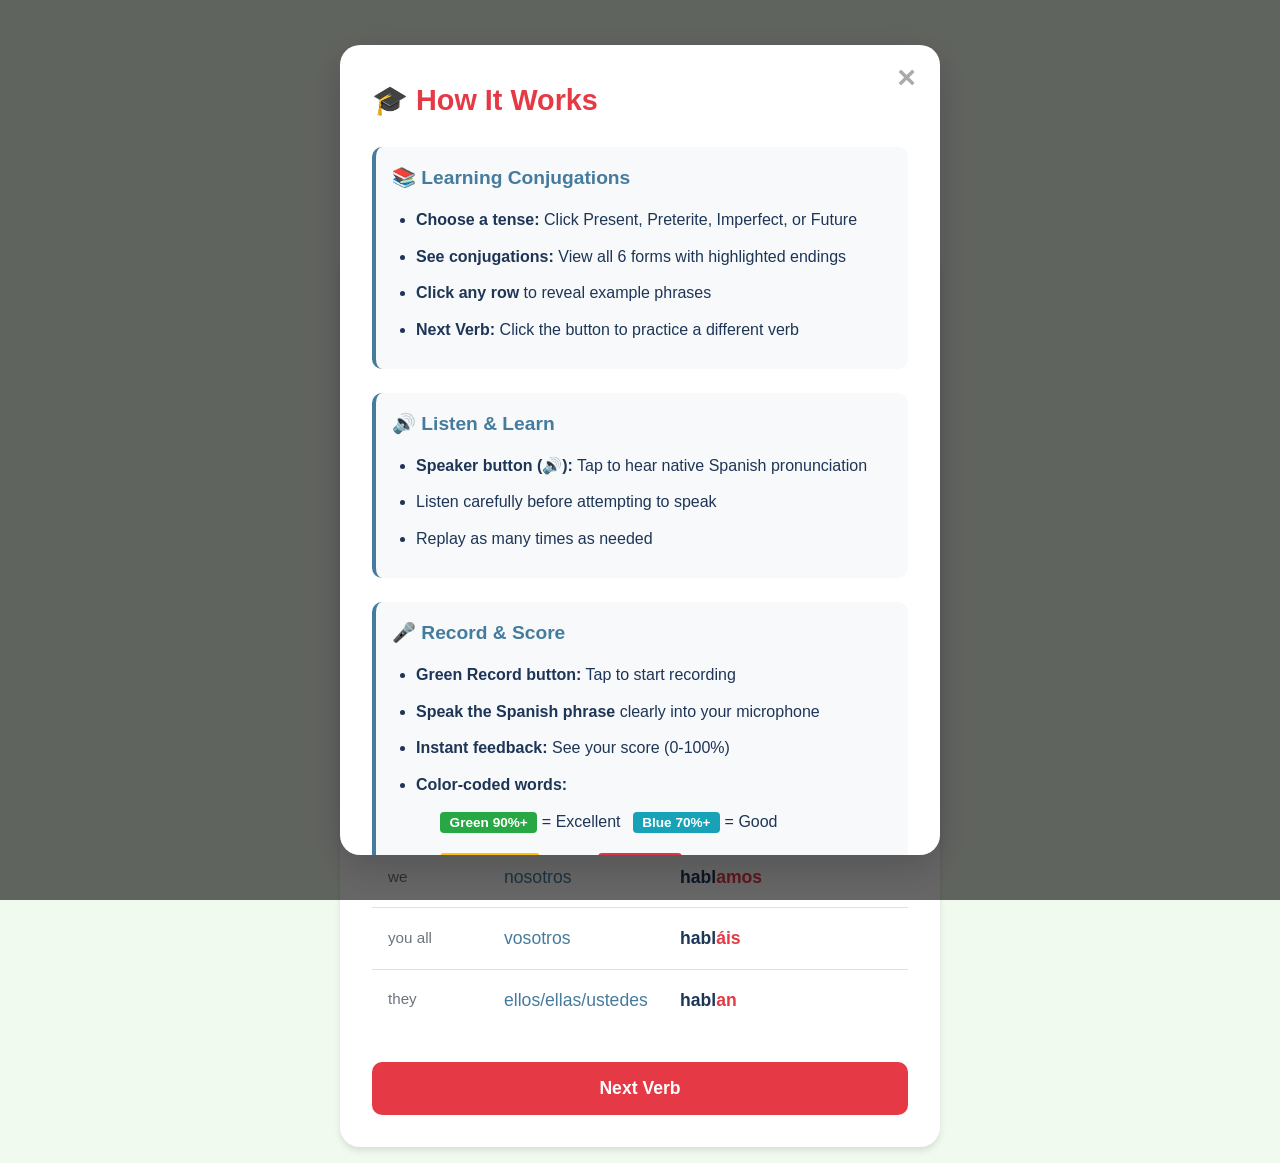
<file: index.html>
<!DOCTYPE html>
<html lang="en">
<head>
    <meta charset="UTF-8">
    <meta name="viewport" content="width=device-width, initial-scale=1.0, maximum-scale=5.0, user-scalable=yes">
    <meta name="description" content="Practice Spanish verb conjugations with speech recognition. Record your pronunciation and get instant feedback.">
    <meta name="mobile-web-app-capable" content="yes">
    <meta name="apple-mobile-web-app-capable" content="yes">
    <meta name="apple-mobile-web-app-status-bar-style" content="default">
    <title>Spanish Verbs - Mobile Practice</title>
    <link rel="stylesheet" href="styles.css?v=20260408g">
</head>
<body>
    <div class="container">
        <header>
            <h1>🇪🇸 Spanish Verbs</h1>
            <p class="subtitle">Master your conjugations</p>
            <button id="howItWorksBtn" class="info-btn" title="How it Works">ℹ️ How it Works</button>
        </header>

        <main>
            <div class="verb-card">
                <h2 id="verb-display">hablar</h2>
                <p class="verb-translation" id="translation">to speak</p>
                <div id="verb-score-display" class="verb-score-container"></div>
                
                <div class="tense-selector">
                    <button class="tense-btn active" data-tense="present">
                        <span class="tense-name">Present</span>
                        <span class="tense-desc">now / habitual</span>
                    </button>
                    <button class="tense-btn" data-tense="preterite">
                        <span class="tense-name">Preterite</span>
                        <span class="tense-desc">completed past</span>
                    </button>
                    <button class="tense-btn" data-tense="imperfect">
                        <span class="tense-name">Imperfect</span>
                        <span class="tense-desc">used to / ongoing</span>
                    </button>
                    <button class="tense-btn" data-tense="future">
                        <span class="tense-name">Future</span>
                        <span class="tense-desc">will / going to</span>
                    </button>
                </div>

                <div class="conjugations" id="conjugations">
                    <!-- Content will be dynamically generated by JavaScript -->
                </div>

                <button class="btn-primary" id="nextVerb">Next Verb</button>
            </div>
        </main>
    </div>

    <!-- How It Works Modal -->
    <div id="howItWorksModal" class="modal">
        <div class="modal-content">
            <span class="close-modal">&times;</span>
            <h2>🎓 How It Works</h2>
            
            <div class="instruction-section">
                <h3>📚 Learning Conjugations</h3>
                <ul>
                    <li><strong>Choose a tense:</strong> Click Present, Preterite, Imperfect, or Future</li>
                    <li><strong>See conjugations:</strong> View all 6 forms with highlighted endings</li>
                    <li><strong>Click any row</strong> to reveal example phrases</li>
                    <li><strong>Next Verb:</strong> Click the button to practice a different verb</li>
                </ul>
            </div>

            <div class="instruction-section">
                <h3>🔊 Listen & Learn</h3>
                <ul>
                    <li><strong>Speaker button (🔊):</strong> Tap to hear native Spanish pronunciation</li>
                    <li>Listen carefully before attempting to speak</li>
                    <li>Replay as many times as needed</li>
                </ul>
            </div>

            <div class="instruction-section">
                <h3>🎤 Record & Score</h3>
                <ul>
                    <li><strong>Green Record button:</strong> Tap to start recording</li>
                    <li><strong>Speak the Spanish phrase</strong> clearly into your microphone</li>
                    <li><strong>Instant feedback:</strong> See your score (0-100%)</li>
                    <li><strong>Color-coded words:</strong>
                        <ul class="color-legend">
                            <li><span class="legend-excellent">Green 90%+</span> = Excellent</li>
                            <li><span class="legend-good">Blue 70%+</span> = Good</li>
                            <li><span class="legend-fair">Yellow 50%+</span> = Fair</li>
                            <li><span class="legend-wrong">Red &lt;50%</span> = Needs practice</li>
                        </ul>
                    </li>
                </ul>
            </div>

            <div class="instruction-section">
                <h3>📊 Track Your Progress</h3>
                <ul>
                    <li><strong>Verb Score:</strong> See your average % under each verb name</li>
                    <li><strong>Attempts tracked:</strong> Number of recordings you've made</li>
                    <li><strong>Saved automatically:</strong> Progress persists in your browser</li>
                    <li><strong>Goal:</strong> Aim for 90%+ on all verbs!</li>
                </ul>
            </div>

            <div class="instruction-section tip">
                <h3>💡 Tips for Success</h3>
                <ul>
                    <li>🎧 Use headphones for better audio quality</li>
                    <li>📱 Allow microphone access when prompted (one-time only)</li>
                    <li>🗣️ Speak clearly and at normal pace</li>
                    <li>🔁 Practice difficult verbs multiple times</li>
                    <li>⭐ Try to improve your average score each time</li>
                </ul>
            </div>

            <button class="btn-primary" id="closeModalBtn">Got it! Let's Practice</button>
        </div>
    </div>

    <script src="app.js?v=20260408g"></script>
</body>
</html>
</file>
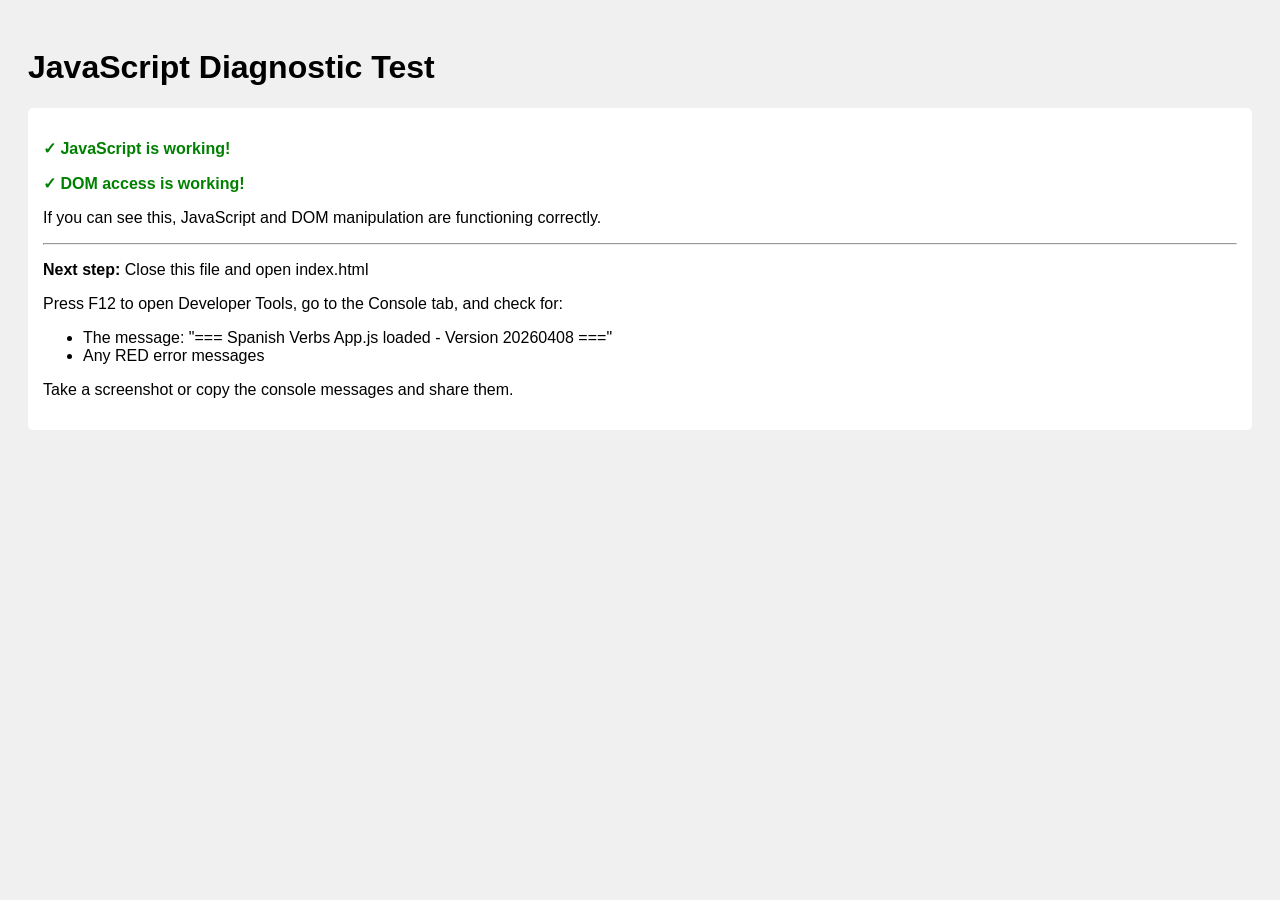
<file: test-diagnostic.html>
<!DOCTYPE html>
<html lang="en">
<head>
    <meta charset="UTF-8">
    <meta name="viewport" content="width=device-width, initial-scale=1.0">
    <title>JavaScript Diagnostic Test</title>
    <style>
        body { font-family: Arial, sans-serif; padding: 20px; background: #f0f0f0; }
        .success { color: green; font-weight: bold; }
        .error { color: red; font-weight: bold; }
        #output { background: white; padding: 15px; margin-top: 20px; border-radius: 5px; }
    </style>
</head>
<body>
    <h1>JavaScript Diagnostic Test</h1>
    <div id="output">
        <p>Testing JavaScript execution...</p>
    </div>
    
    <script>
        console.log('TEST: JavaScript is executing');
        
        const output = document.getElementById('output');
        
        if (output) {
            output.innerHTML = `
                <p class="success">✓ JavaScript is working!</p>
                <p class="success">✓ DOM access is working!</p>
                <p>If you can see this, JavaScript and DOM manipulation are functioning correctly.</p>
                <hr>
                <p><strong>Next step:</strong> Close this file and open index.html</p>
                <p>Press F12 to open Developer Tools, go to the Console tab, and check for:</p>
                <ul>
                    <li>The message: "=== Spanish Verbs App.js loaded - Version 20260408 ==="</li>
                    <li>Any RED error messages</li>
                </ul>
                <p>Take a screenshot or copy the console messages and share them.</p>
            `;
        } else {
            document.body.innerHTML = '<p class="error">ERROR: Could not find output element!</p>';
        }
    </script>
</body>
</html>
</file>
<file: styles.css>
:root {
    --primary: #e63946;
    --secondary: #457b9d;
    --background: #f1faee;
    --card-bg: #ffffff;
    --text: #1d3557;
    --text-light: #6c757d;
    --border: #dee2e6;
    --shadow: rgba(0, 0, 0, 0.1);
}

* {
    margin: 0;
    padding: 0;
    box-sizing: border-box;
}

body {
    font-family: -apple-system, BlinkMacSystemFont, 'Segoe UI', Roboto, Oxygen, Ubuntu, Cantarell, sans-serif;
    background: var(--background);
    color: var(--text);
    line-height: 1.6;
    min-height: 100vh;
    padding: 1rem;
}

.container {
    max-width: 600px;
    margin: 0 auto;
}

header {
    text-align: center;
    margin-bottom: 2rem;
    padding: 1.5rem 0;
    position: relative;
}

.info-btn {
    background: var(--secondary);
    color: white;
    border: none;
    border-radius: 25px;
    padding: 0.6rem 1.2rem;
    font-size: 0.9rem;
    font-weight: 600;
    cursor: pointer;
    transition: all 0.2s;
    margin-top: 1rem;
    display: inline-flex;
    align-items: center;
    gap: 0.5rem;
}

.info-btn:hover {
    background: #3a6b8a;
    transform: translateY(-2px);
    box-shadow: 0 4px 8px rgba(0,0,0,0.15);
}

.info-btn:active {
    transform: translateY(0);
}

.custom-mode-indicator {
    background: linear-gradient(135deg, #667eea 0%, #764ba2 100%);
    color: white;
    padding: 0.5rem 1rem;
    border-radius: 20px;
    font-size: 0.9rem;
    font-weight: 600;
    display: inline-block;
    margin-top: 1rem;
    animation: pulse 2s infinite;
}

@keyframes pulse {
    0%, 100% { transform: scale(1); }
    50% { transform: scale(1.05); }
}

h1 {
    font-size: 2.5rem;
    color: var(--primary);
    margin-bottom: 0.5rem;
}

.subtitle {
    color: var(--text-light);
    font-size: 1.1rem;
}

.verb-card {
    background: var(--card-bg);
    border-radius: 20px;
    padding: 2rem;
    box-shadow: 0 4px 6px var(--shadow);
    animation: fadeIn 0.3s ease;
}

@keyframes fadeIn {
    from {
        opacity: 0;
        transform: translateY(10px);
    }
    to {
        opacity: 1;
        transform: translateY(0);
    }
}

#verb-display {
    font-size: 2.5rem;
    color: var(--secondary);
    text-align: center;
    margin-bottom: 0.5rem;
    display: flex;
    align-items: center;
    justify-content: center;
    gap: 1rem;
    flex-wrap: wrap;
    line-height: 1;
}

#verb-display .infinitive-ending {
    color: #2ecc71;
    font-weight: 700;
    margin-left: 0;
    letter-spacing: 0;
}

.verb-type-badge {
    display: inline-flex;
    align-items: center;
    gap: 0.3rem;
    padding: 0.4rem 0.8rem;
    border-radius: 20px;
    font-size: 0.75rem;
    font-weight: 600;
    color: white;
    text-transform: uppercase;
    letter-spacing: 0.5px;
}

.verb-translation {
    text-align: center;
    color: var(--text-light);
    font-style: italic;
    margin-bottom: 0.5rem;
    font-size: 2rem;
    font-weight: 500;
}

.verb-score-container {
    text-align: center;
    margin-bottom: 1.5rem;
    min-height: 30px;
}

.verb-score {
    display: inline-flex;
    align-items: center;
    gap: 0.5rem;
    padding: 0.5rem 1rem;
    border-radius: 20px;
    font-size: 0.9rem;
    font-weight: 600;
    background: white;
    border: 2px solid #dee2e6;
}

.verb-score.excellent {
    border-color: #28a745;
    background: #d4edda;
    color: #155724;
}

.verb-score.good {
    border-color: #17a2b8;
    background: #d1ecf1;
    color: #0c5460;
}

.verb-score.fair {
    border-color: #ffc107;
    background: #fff3cd;
    color: #856404;
}

.verb-score.needs-work {
    border-color: #dc3545;
    background: #f8d7da;
    color: #721c24;
}

.verb-score .score-label {
    font-weight: 500;
}

.verb-score .score-value {
    font-size: 1.2rem;
    font-weight: 700;
}

.verb-score .attempts-count {
    font-size: 0.75rem;
    opacity: 0.8;
    font-weight: 400;
}

.no-score {
    color: var(--text-light);
    font-size: 0.85rem;
    font-style: italic;
}

.tense-selector {
    display: grid;
    grid-template-columns: repeat(2, 1fr);
    gap: 0.75rem;
    margin-bottom: 2rem;
}

.tense-btn {
    flex: 1;
    min-width: 120px;
    padding: 0.75rem 1rem;
    border: 2px solid var(--border);
    background: white;
    border-radius: 10px;
    color: var(--text);
    cursor: pointer;
    transition: all 0.2s;
    font-size: 1rem;
    font-weight: 600;
    display: flex;
    flex-direction: column;
    gap: 0.25rem;
}

.tense-btn:active {
    transform: scale(0.95);
}

.tense-btn.active {
    background: var(--secondary);
    color: white;
    border-color: var(--secondary);
}

.tense-name {
    font-size: 1rem;
    font-weight: 600;
}

.tense-desc {
    font-size: 0.75rem;
    font-weight: 400;
    opacity: 0.8;
    font-style: italic;
}

.conjugations {
    margin-bottom: 2rem;
}

.conjugation-header {
    display: grid;
    grid-template-columns: 100px 160px 150px;
    gap: 1rem;
    padding: 0.75rem 1rem;
    background: var(--bg);
    border-bottom: 2px solid var(--border);
    font-weight: 600;
    font-size: 0.95rem;
    color: var(--text-light);
}

.conjugation-item {
    border-bottom: 1px solid var(--border);
}

.conjugation-item:last-child {
    border-bottom: none;
}

.conjugation-row {
    display: grid;
    grid-template-columns: 100px 160px 150px;
    gap: 1rem;
    padding: 1rem;
    font-size: 1.1rem;
    align-items: center;
    cursor: pointer;
    transition: background-color 0.2s;
}

.conjugation-row:hover {
    background-color: var(--bg);
}

.pronoun-english {
    color: var(--text-light);
    font-weight: 500;
    font-size: 0.95rem;
}

.pronoun {
    color: var(--secondary);
    font-weight: 500;
}

.form {
    color: var(--text);
    font-weight: 600;
}

.form .ending {
    color: var(--primary);
    font-weight: 700;
}

.example {
    display: none;
    flex-direction: column;
    gap: 0.75rem;
    font-size: 0.9rem;
    color: var(--text-light);
    padding: 0.75rem 1rem;
    background-color: #f8f9fa;
    border-top: 1px solid var(--border);
}

.example.visible {
    display: flex;
}

.example-content {
    display: flex;
    gap: 0.5rem;
    align-items: center;
}

.example-buttons {
    display: flex;
    gap: 0.5rem;
    align-items: center;
    flex-shrink: 0;
}

.example-text {
    flex: 1;
}

.speaker-btn {
    background: none;
    border: none;
    cursor: pointer;
    font-size: 1.1rem;
    padding: 0;
    transition: transform 0.2s;
    flex-shrink: 0;
}

.speaker-btn:hover {
    transform: scale(1.2);
}

.speaker-btn:active {
    transform: scale(0.9);
}

.record-btn {
    background: #28a745;
    color: white;
    border: none;
    border-radius: 6px;
    padding: 0.3rem 0.6rem;
    font-size: 0.85rem;
    cursor: pointer;
    transition: all 0.2s;
    font-weight: 600;
    white-space: nowrap;
}

.record-btn:hover {
    background: #218838;
    transform: scale(1.05);
}

.record-btn:active {
    transform: scale(0.95);
}

.record-btn:disabled {
    opacity: 0.7;
    cursor: not-allowed;
}

.record-btn.recording {
    background: #dc3545;
    animation: pulse-record 1s infinite;
}

@keyframes pulse-record {
    0%, 100% { opacity: 1; }
    50% { opacity: 0.7; }
}

.score-container {
    margin-top: 0.5rem;
}

.score-result {
    background: white;
    border-radius: 8px;
    padding: 0.75rem;
    border-left: 4px solid #6c757d;
}

.score-result.excellent {
    border-left-color: #28a745;
    background: #d4edda;
}

.score-result.good {
    border-left-color: #17a2b8;
    background: #d1ecf1;
}

.score-result.fair {
    border-left-color: #ffc107;
    background: #fff3cd;
}

.score-result.needs-work {
    border-left-color: #dc3545;
    background: #f8d7da;
}

.score-header {
    display: flex;
    justify-content: space-between;
    align-items: center;
    margin-bottom: 0.5rem;
    font-size: 1rem;
}

.score-label {
    font-weight: 600;
    color: var(--text);
}

.score-value {
    font-size: 1.5rem;
    font-weight: 700;
    color: var(--text);
}

.score-details {
    font-size: 0.85rem;
    color: var(--text);
}

.you-said, .target-text {
    margin-bottom: 0.5rem;
    line-height: 1.5;
}

.target-text span {
    padding: 0.1rem 0.3rem;
    border-radius: 3px;
    margin: 0 0.1rem;
}

.word-excellent {
    background: #28a745;
    color: white;
    font-weight: 600;
}

.word-good {
    background: #17a2b8;
    color: white;
    font-weight: 600;
}

.word-fair {
    background: #ffc107;
    color: #333;
    font-weight: 600;
}

.word-wrong {
    background: #dc3545;
    color: white;
    font-weight: 600;
}

.score-legend {
    margin-top: 0.5rem;
    padding-top: 0.5rem;
    border-top: 1px solid rgba(0,0,0,0.1);
    display: flex;
    gap: 0.75rem;
    flex-wrap: wrap;
    font-size: 0.75rem;
    color: var(--text-light);
}

.score-legend span {
    display: inline-flex;
    align-items: center;
    gap: 0.25rem;
}

@keyframes slideDown {
    from {
        opacity: 0;
        transform: translateY(-5px);
    }
    to {
        opacity: 1;
        transform: translateY(0);
    }
}

.btn-primary {
    width: 100%;
    padding: 1rem;
    background: var(--primary);
    color: white;
    border: none;
    border-radius: 10px;
    font-size: 1.1rem;
    font-weight: 600;
    cursor: pointer;
    transition: all 0.2s;
}

.btn-primary:active {
    transform: scale(0.98);
}

.btn-primary:hover {
    background: #d62839;
}

/* Mobile optimizations */
@media (max-width: 480px) {
    body {
        padding: 0.5rem;
    }
    
    h1 {
        font-size: 2rem;
    }
    
    .verb-card {
        padding: 1rem;
        border-radius: 15px;
    }
    
    #verb-display {
        font-size: 1.75rem;
        gap: 0.5rem;
    }
    
    .verb-type-badge {
        font-size: 0.65rem;
        padding: 0.3rem 0.6rem;
    }
    
    .verb-translation {
        font-size: 1.5rem;
        margin-bottom: 0.5rem;
    }
    
    .verb-score-container {
        margin-bottom: 1rem;
    }
    
    .verb-score {
        font-size: 0.8rem;
        padding: 0.4rem 0.8rem;
        gap: 0.4rem;
    }
    
    .verb-score .score-value {
        font-size: 1rem;
    }
    
    .verb-score .attempts-count {
        font-size: 0.7rem;
    }
    
    .tense-btn {
        min-width: 0;
        padding: 0.6rem 0.5rem;
        gap: 0.2rem;
    }
    
    .tense-name {
        font-size: 0.9rem;
    }
    
    .tense-desc {
        font-size: 0.65rem;
    }
    
    .conjugation-header,
    .conjugation-row {
        grid-template-columns: 60px 100px 90px;
        gap: 0.4rem;
        font-size: 0.85rem;
        padding: 0.6rem 0.4rem;
    }
    
    .conjugation-header {
        font-size: 0.75rem;
    }
    
    .pronoun-english {
        font-size: 0.8rem;
    }
    
    .example {
        font-size: 0.8rem;
        padding: 0.75rem 0.5rem;
        gap: 0.5rem;
    }
    
    .example-content {
        flex-direction: column;
        align-items: flex-start;
        gap: 0.5rem;
    }
    
    .example-buttons {
        width: 100%;
        justify-content: flex-start;
        gap: 0.75rem;
    }
    
    .speaker-btn {
        font-size: 1.3rem;
        padding: 0.5rem;
        min-width: 44px;
        min-height: 44px;
        display: flex;
        align-items: center;
        justify-content: center;
    }
    
    .record-btn {
        padding: 0.5rem 1rem;
        font-size: 0.8rem;
        min-height: 44px;
        flex: 1;
    }
    
    .example-text {
        width: 100%;
        line-height: 1.4;
    }
    
    .score-result {
        padding: 0.6rem;
    }
    
    .score-header {
        font-size: 0.9rem;
    }
    
    .score-value {
        font-size: 1.3rem;
    }
    
    .score-details {
        font-size: 0.8rem;
    }
    
    .you-said, .target-text {
        margin-bottom: 0.4rem;
        word-break: break-word;
    }
    
    .score-legend {
        font-size: 0.7rem;
        gap: 0.5rem;
    }
    
    .btn-primary {
        padding: 0.85rem;
        font-size: 1rem;
    }
    
    .info-btn {
        font-size: 0.85rem;
        padding: 0.5rem 1rem;
    }
    
    .modal-content {
        padding: 1.5rem;
        max-height: 85vh;
    }
    
    .modal-content h2 {
        font-size: 1.5rem;
        margin-bottom: 1rem;
        padding-right: 2rem;
    }
    
    .instruction-section {
        padding: 0.75rem;
        margin-bottom: 1rem;
    }
    
    .instruction-section h3 {
        font-size: 1.1rem;
    }
    
    .instruction-section ul {
        margin-left: 1rem;
        line-height: 1.6;
        font-size: 0.9rem;
    }
    
    .color-legend {
        flex-direction: column;
        gap: 0.5rem;
    }
    
    .close-modal {
        top: 0.75rem;
        right: 1rem;
        font-size: 1.75rem;
    }
}

/* Tablet optimizations */
@media (min-width: 481px) and (max-width: 768px) {
    .conjugation-header,
    .conjugation-row {
        grid-template-columns: 80px 140px 120px;
        gap: 0.75rem;
    }
    
    .verb-card {
        padding: 1.75rem;
    }
    
    .example-content {
        flex-wrap: wrap;
    }
}
.home-card {
    background: var(--card-bg);
    border-radius: 20px;
    padding: 2rem;
    box-shadow: 0 4px 6px var(--shadow);
}

.mode-description {
    text-align: center;
    margin-bottom: 2.5rem;
}

.mode-description h2 {
    color: var(--secondary);
    margin-bottom: 0.5rem;
}

.mode-description p {
    color: var(--text-light);
}

/* Modal Styles */
.modal {
    display: none;
    position: fixed;
    z-index: 1000;
    left: 0;
    top: 0;
    width: 100%;
    height: 100%;
    background-color: rgba(0, 0, 0, 0.6);
    align-items: center;
    justify-content: center;
    padding: 1rem;
    overflow-y: auto;
}

.modal-content {
    background: white;
    border-radius: 20px;
    padding: 2rem;
    max-width: 600px;
    width: 100%;
    max-height: 90vh;
    overflow-y: auto;
    position: relative;
    animation: slideIn 0.3s ease;
    box-shadow: 0 10px 40px rgba(0,0,0,0.2);
}

@keyframes slideIn {
    from {
        opacity: 0;
        transform: translateY(-30px);
    }
    to {
        opacity: 1;
        transform: translateY(0);
    }
}

.close-modal {
    position: absolute;
    top: 1rem;
    right: 1.5rem;
    font-size: 2rem;
    font-weight: bold;
    color: #aaa;
    cursor: pointer;
    transition: color 0.2s;
    line-height: 1;
}

.close-modal:hover {
    color: #333;
}

.modal-content h2 {
    color: var(--primary);
    margin-bottom: 1.5rem;
    font-size: 1.8rem;
}

.instruction-section {
    margin-bottom: 1.5rem;
    padding: 1rem;
    background: #f8f9fa;
    border-radius: 10px;
    border-left: 4px solid var(--secondary);
}

.instruction-section.tip {
    background: #fff3cd;
    border-left-color: #ffc107;
}

.instruction-section h3 {
    color: var(--secondary);
    margin-bottom: 0.75rem;
    font-size: 1.2rem;
}

.instruction-section ul {
    margin-left: 1.5rem;
    line-height: 1.8;
}

.instruction-section li {
    margin-bottom: 0.5rem;
}

.instruction-section strong {
    color: var(--text);
}

.color-legend {
    list-style: none;
    margin-left: 0;
    margin-top: 0.5rem;
    display: flex;
    flex-wrap: wrap;
    gap: 0.75rem;
}

.color-legend li {
    margin: 0;
}

.legend-excellent,
.legend-good,
.legend-fair,
.legend-wrong {
    padding: 0.2rem 0.6rem;
    border-radius: 4px;
    font-weight: 600;
    font-size: 0.85rem;
}

.legend-excellent {
    background: #28a745;
    color: white;
}

.legend-good {
    background: #17a2b8;
    color: white;
}

.legend-fair {
    background: #ffc107;
    color: #333;
}

.legend-wrong {
    background: #dc3545;
    color: white;
}

#closeModalBtn {
    margin-top: 1rem;
}
</file>
